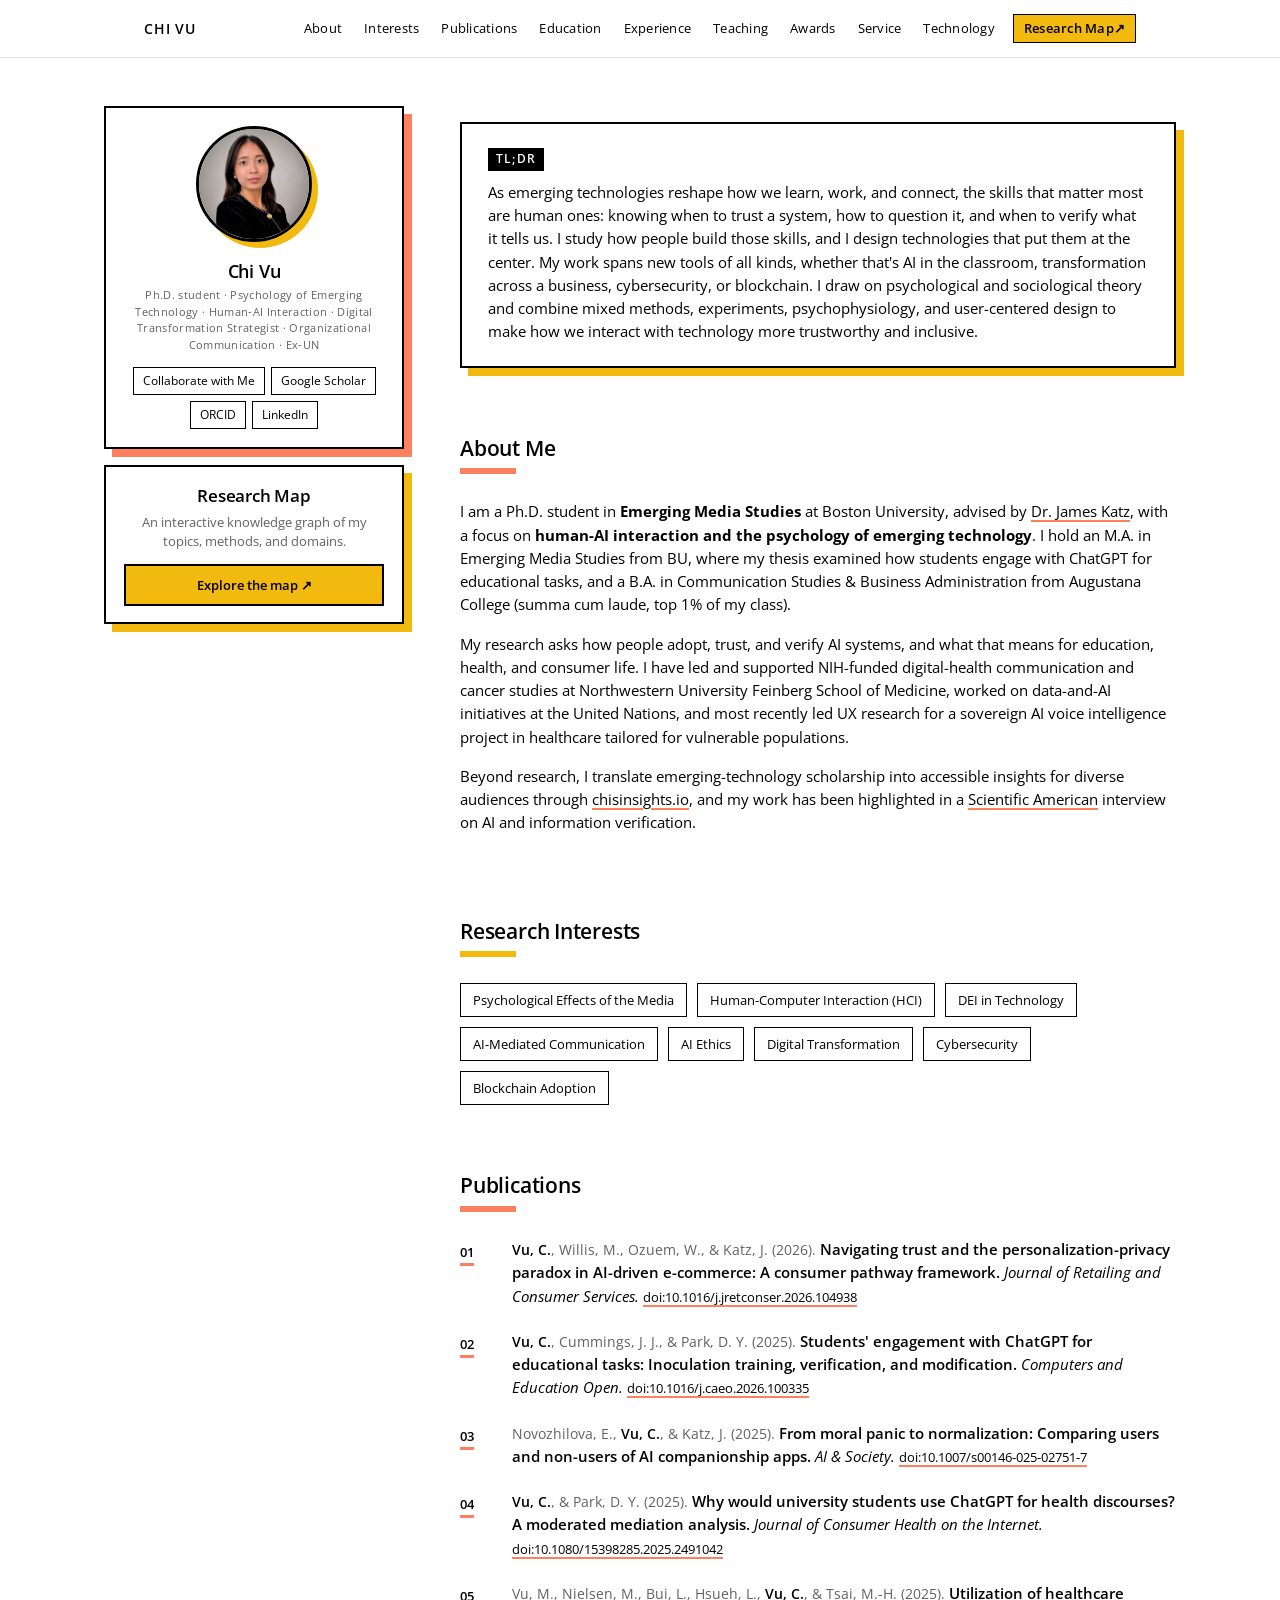
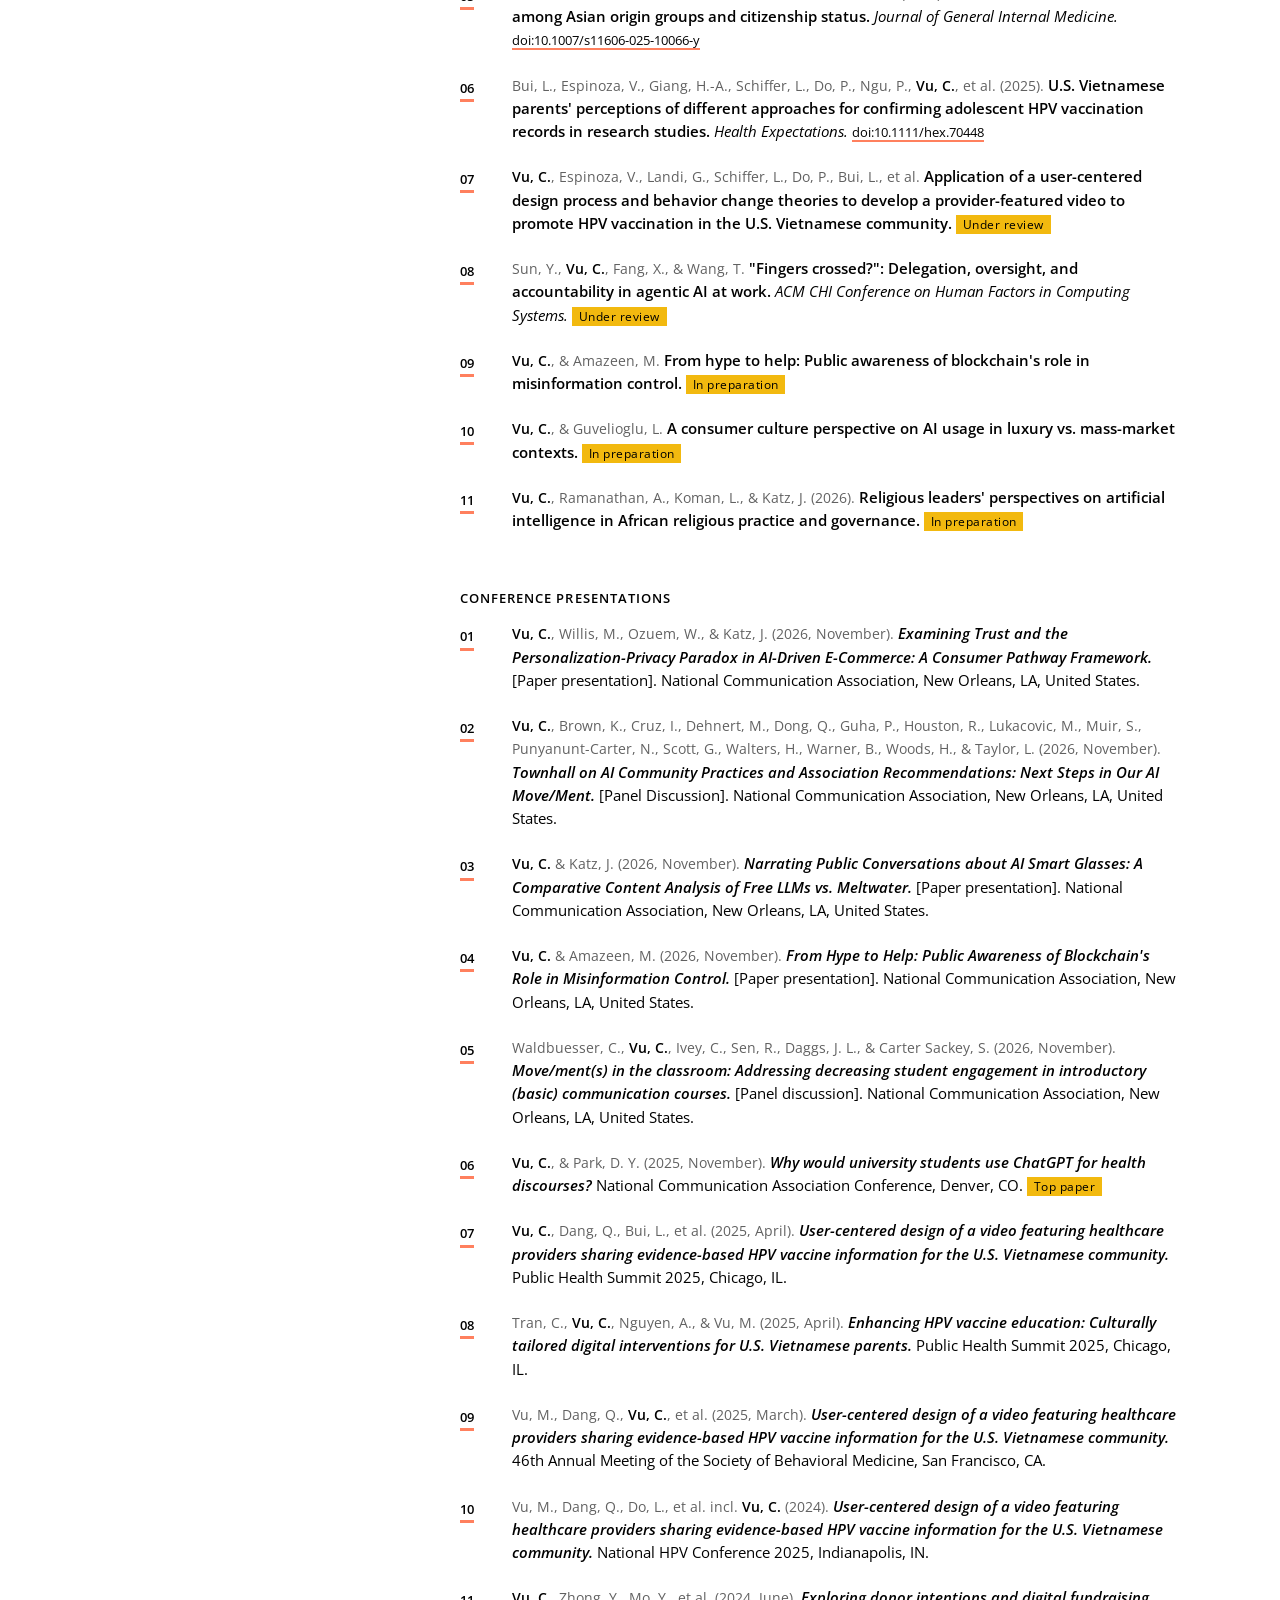
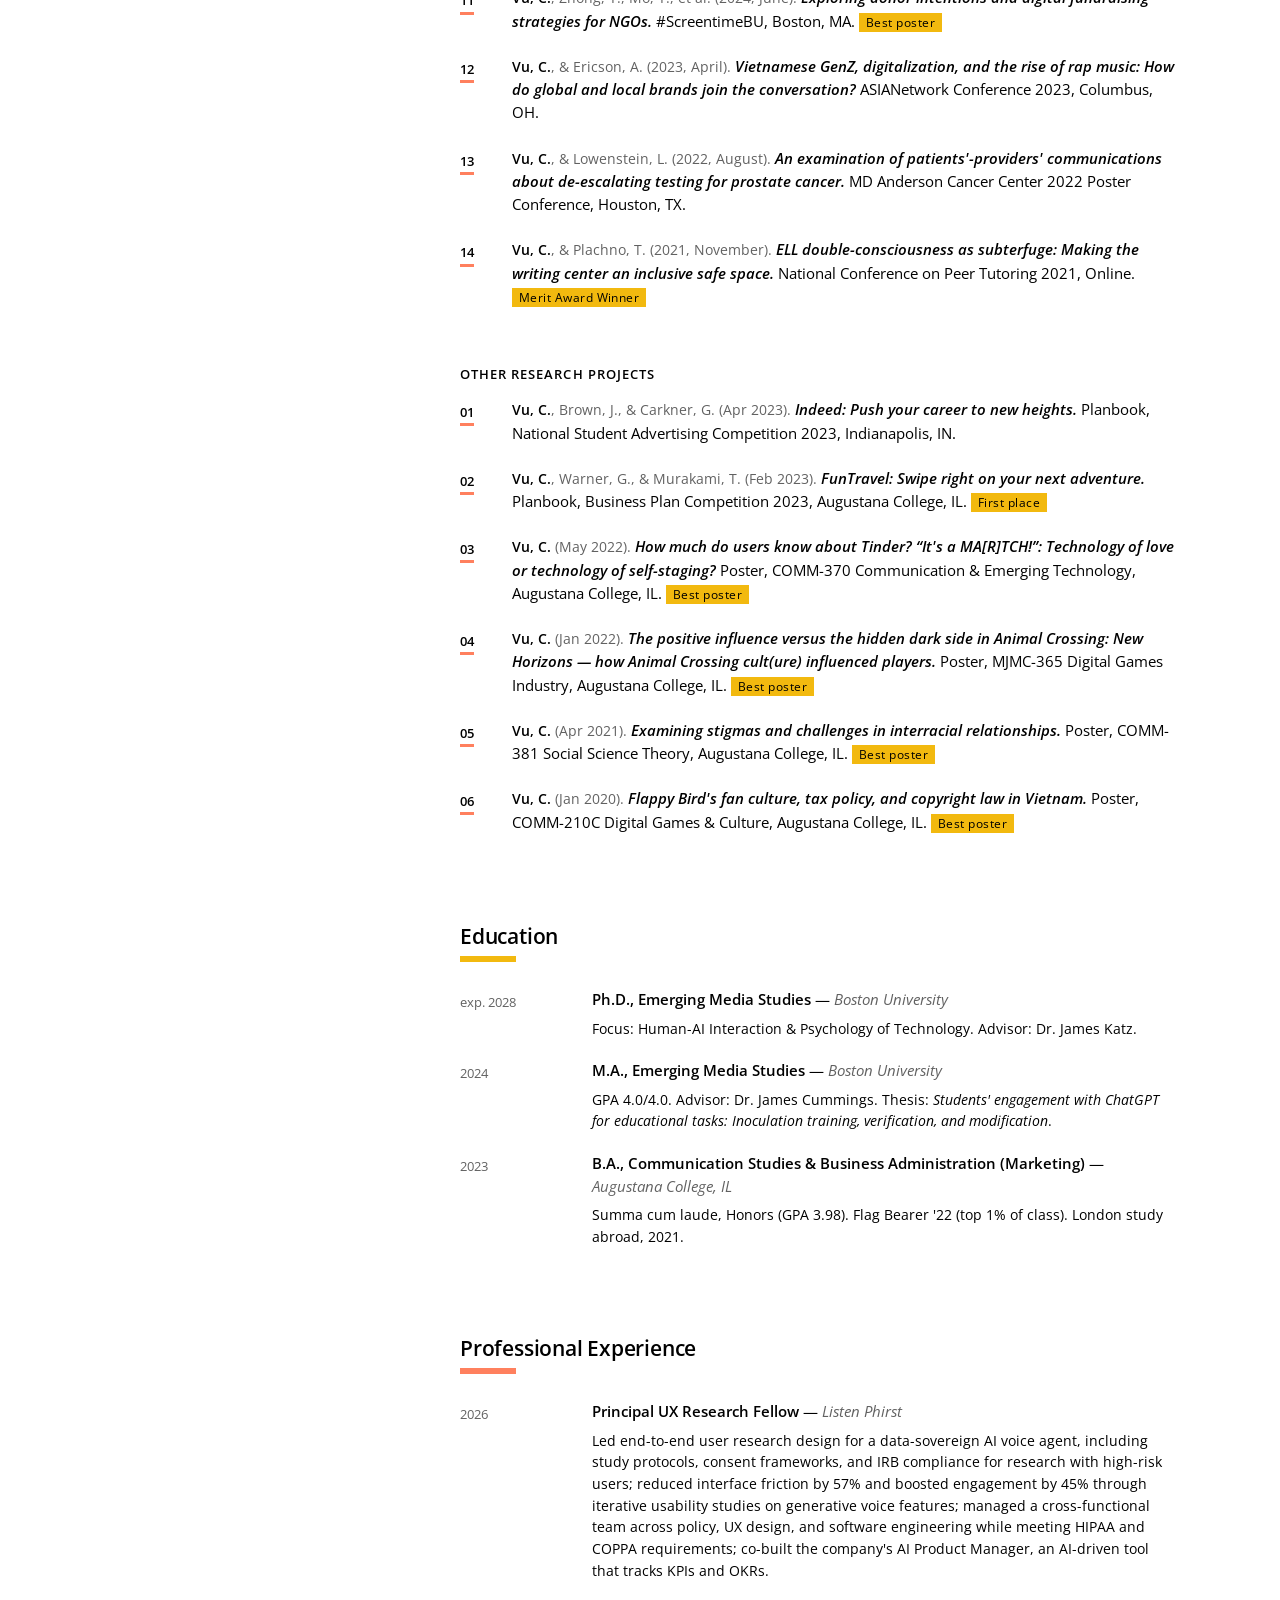
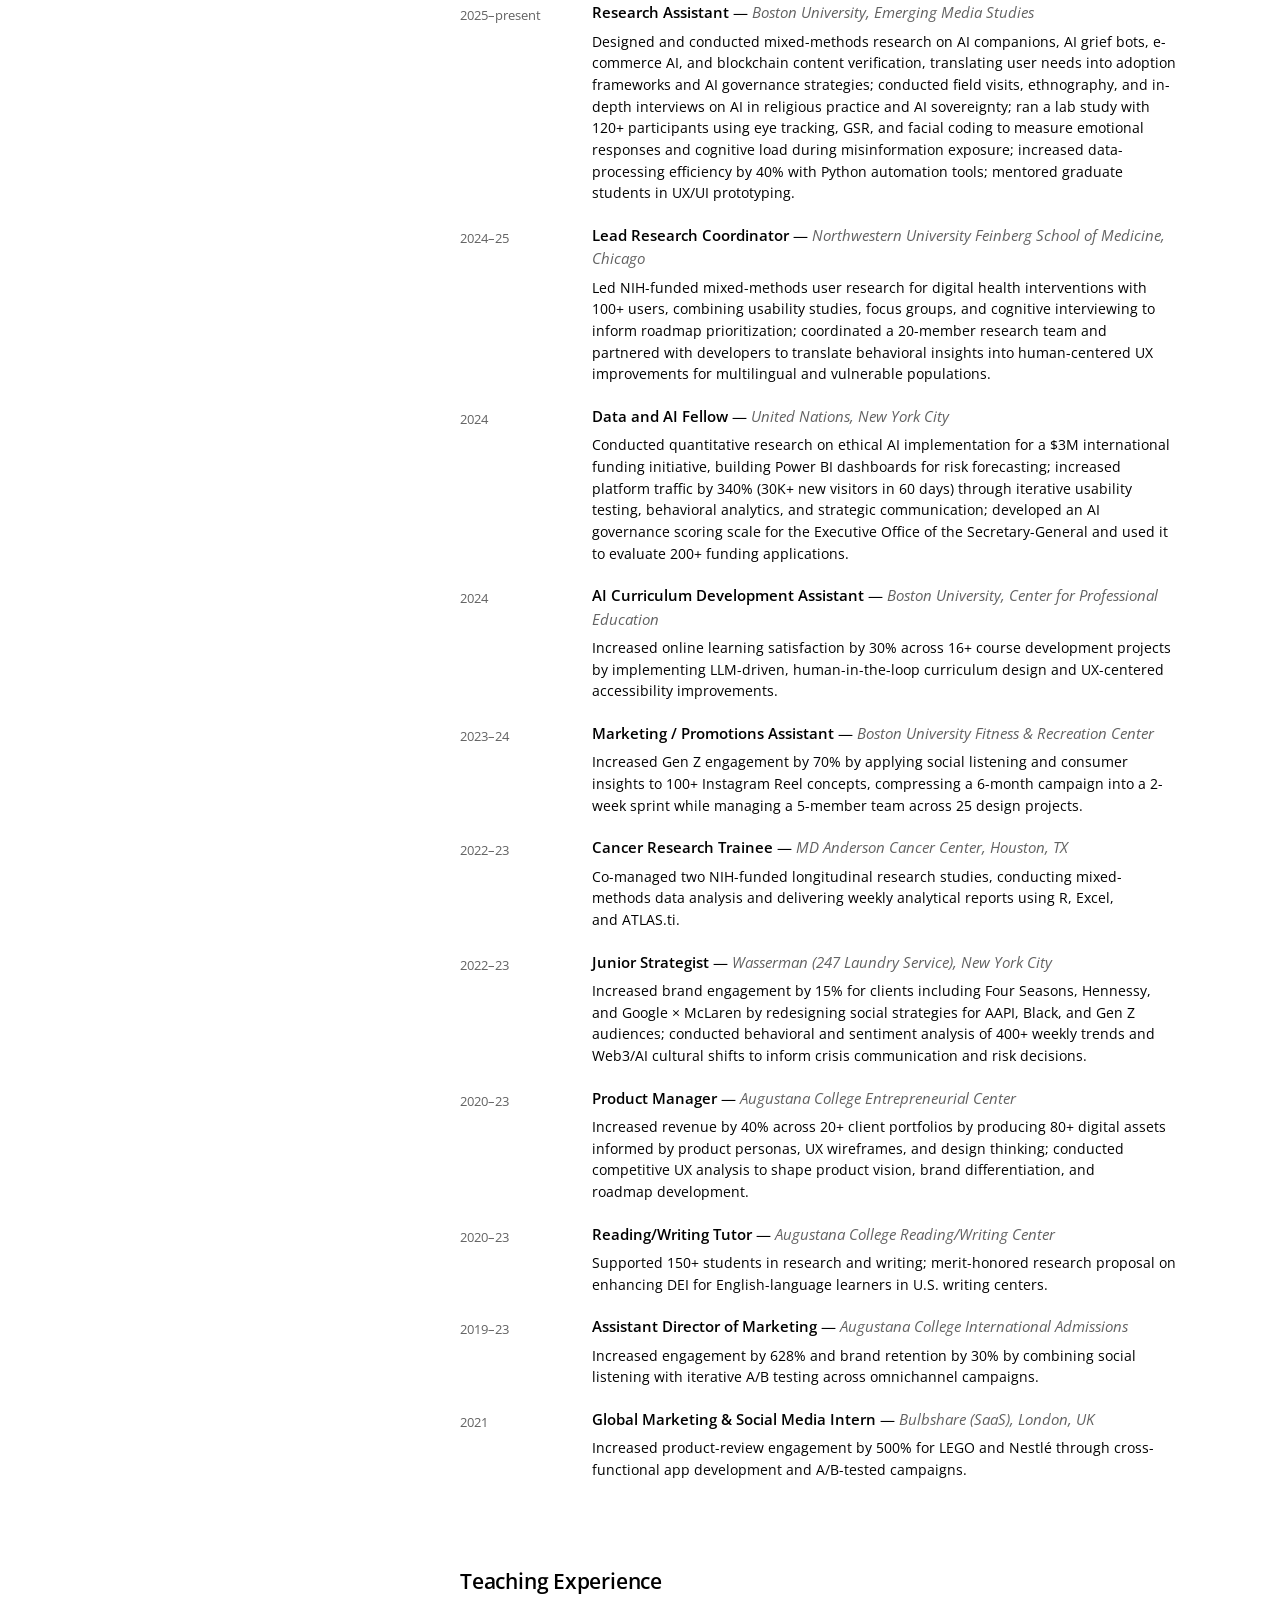
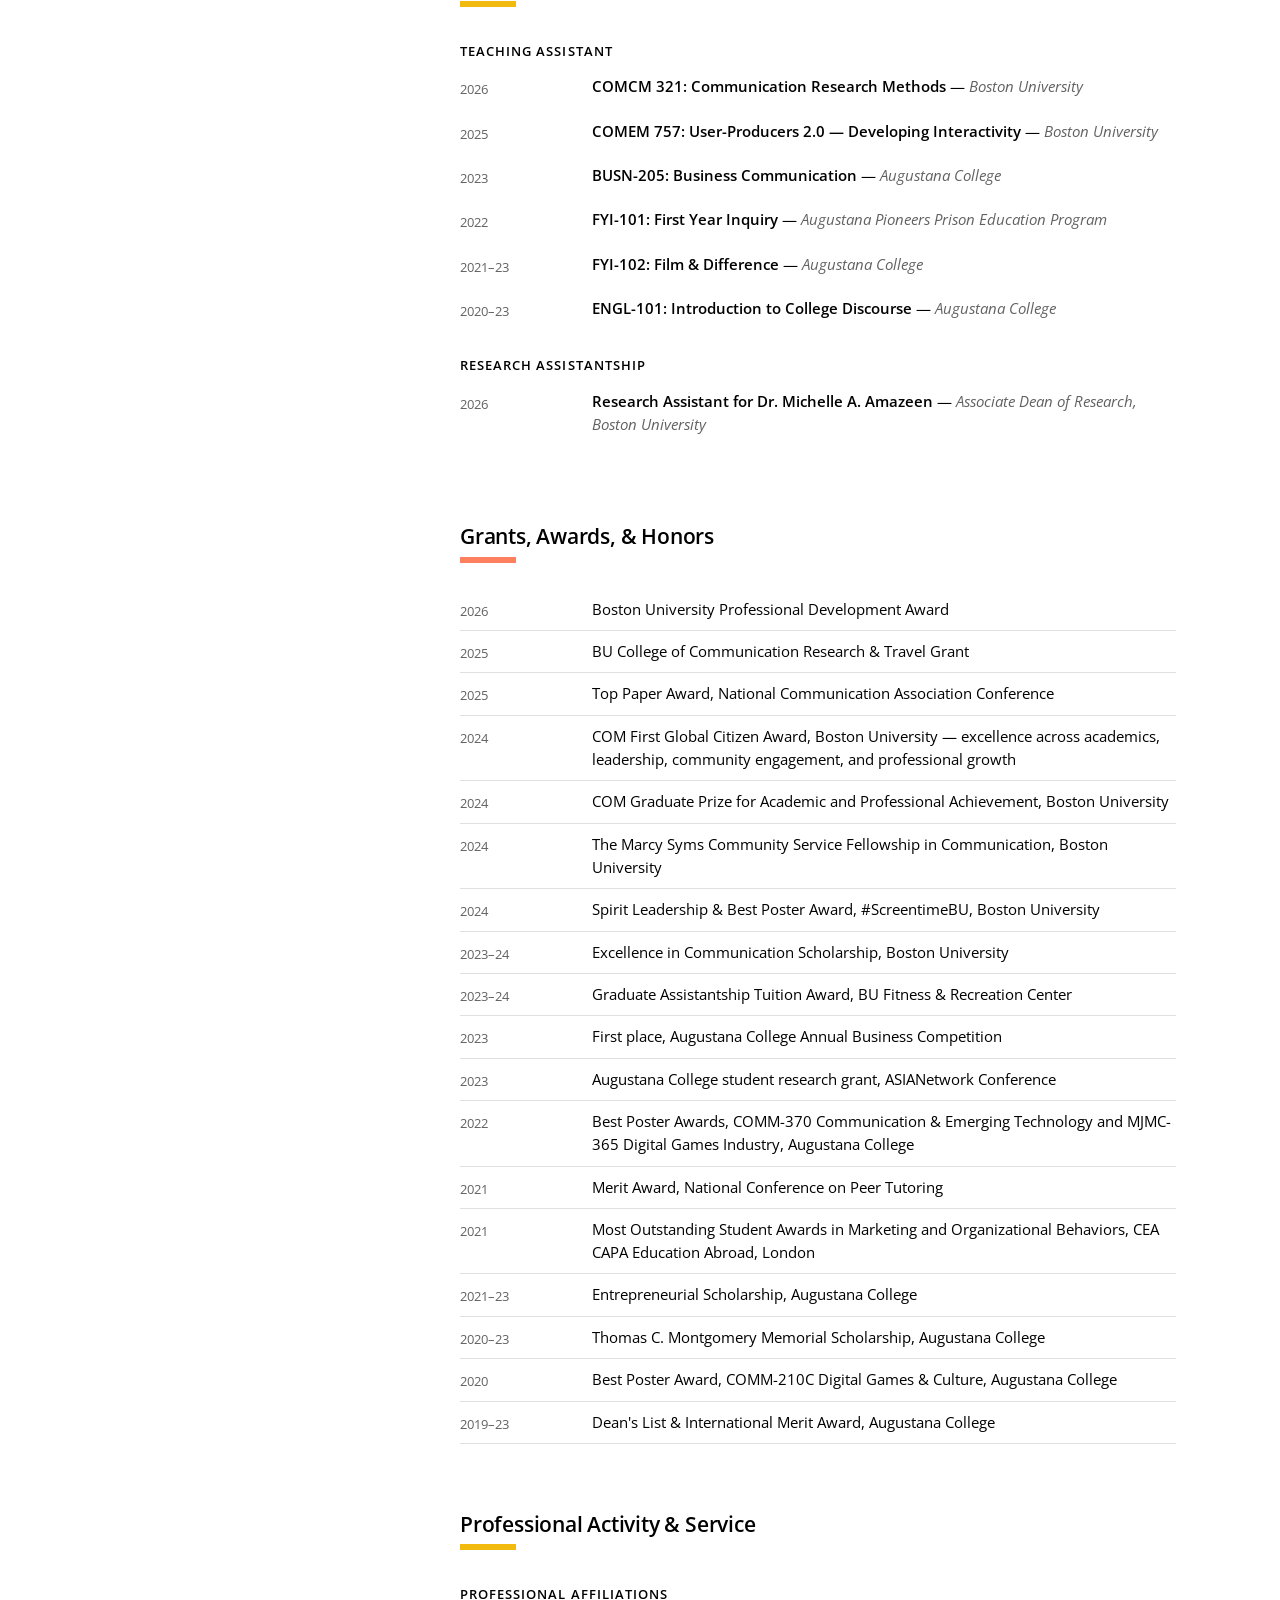
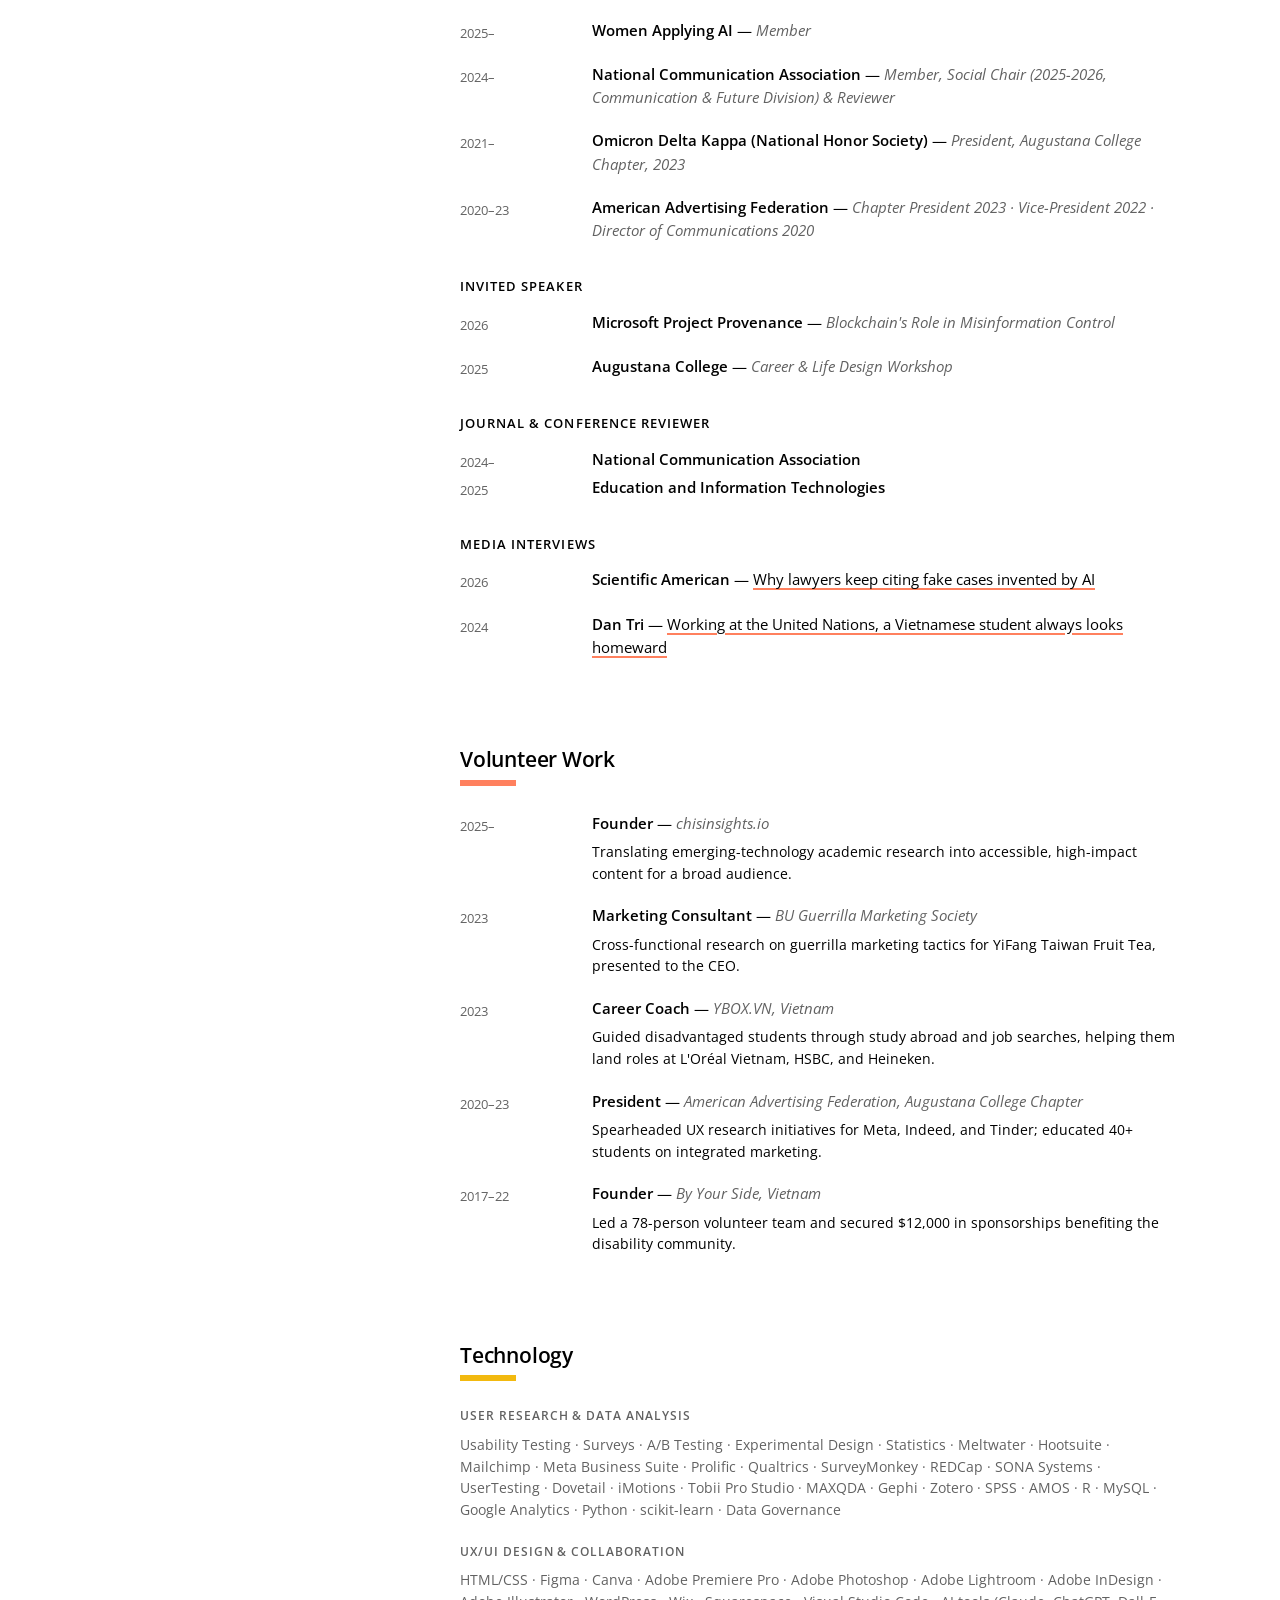
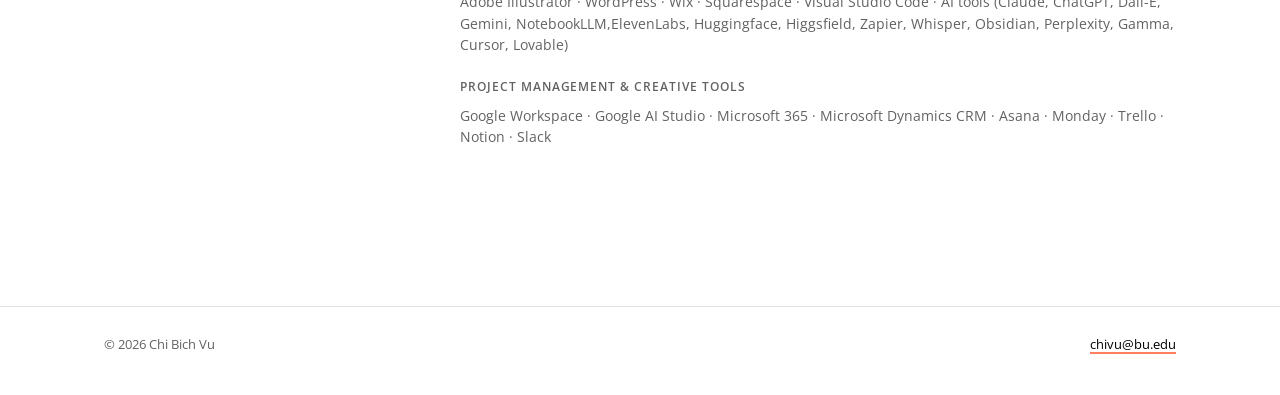
<file: index.html>
<!DOCTYPE html>
<html lang="en">
<head>
  <meta charset="UTF-8">
  <meta name="viewport" content="width=device-width, initial-scale=1.0">
  <title>Chi Bich Vu | Emerging Media Studies Scholar</title>
  <meta name="description" content="Chi Bich Vu is a Ph.D. student in Emerging Media Studies at Boston University researching human-AI interaction, the psychology of technology, and AI-mediated communication.">
  <meta name="theme-color" content="#000000">
  <meta property="og:type" content="website">
  <meta property="og:title" content="Chi Bich Vu | Emerging Media Studies Scholar">
  <meta property="og:description" content="Ph.D. student researching human-AI interaction, the psychology of technology, and AI-mediated communication.">
  <meta property="og:url" content="https://chibichvu.github.io/">
  <meta property="og:image" content="https://chibichvu.github.io/assets/img/profile.jpg">
  <meta name="twitter:card" content="summary">
  <link rel="icon" type="image/svg+xml" href="assets/img/favicon.svg">
  <link rel="preconnect" href="https://fonts.googleapis.com">
  <link rel="preconnect" href="https://fonts.gstatic.com" crossorigin>
  <link href="https://fonts.googleapis.com/css2?family=Open+Sans:ital,wght@0,400;0,600;0,700;1,400&display=swap" rel="stylesheet">
  <link rel="stylesheet" href="assets/styles.css">
</head>
<body>

<header class="site-header">
  <nav class="nav-inner" aria-label="Main navigation">
    <a class="brand" href="#top">Chi Vu</a>
    <button class="nav-toggle" aria-expanded="false" aria-controls="nav-links">menu</button>
    <div class="nav-links" id="nav-links">
      <a href="#about">About</a>
      <a href="#interests">Interests</a>
      <a href="#publications">Publications</a>
      <a href="#education">Education</a>
      <a href="#experience">Experience</a>
      <a href="#teaching">Teaching</a>
      <a href="#awards">Awards</a>
      <a href="#service">Service</a>
      <a href="#technology">Technology</a>
      <a class="nav-cta" href="research-map.html">Research Map↗</a>
    </div>
  </nav>
</header>

<main id="top" class="page-grid">

  <!-- ================= STICKY PROFILE SIDEBAR ================= -->
  <div class="sidebar-col">
    <aside class="profile-card">
      <!-- TODO: replace assets/img/profile.jpg with your preferred headshot (square, ≥400×400) -->
      <img class="hero-photo" src="assets/img/profile.jpg" alt="Portrait of Chi Vu">
      <h1>Chi Vu</h1>
      <p class="role">Ph.D. student · Psychology of Emerging Technology · Human-AI Interaction · Digital Transformation Strategist · Organizational Communication · Ex-UN</p>
      <div class="social-row">
        <a href="mailto:chivu@bu.edu" target="_blank" rel="noopener">Collaborate with Me</a>
        <a href="https://scholar.google.com/citations?user=-4NIsoAAAAAJ&amp;hl=en" target="_blank" rel="noopener">Google Scholar</a>
        <a href="https://orcid.org/0009-0005-4512-0860" target="_blank" rel="noopener">ORCID</a>
        <a href="https://www.linkedin.com/in/chibichvu/" target="_blank" rel="noopener noreferrer">LinkedIn</a>
      </div>
    </aside>

    <!-- ================= MAP TEASER ================= -->
    <div class="map-teaser">
      <h2>Research Map</h2>
      <p>An interactive knowledge graph of my topics, methods, and domains.</p>
      <a class="btn" href="research-map.html">Explore the map ↗</a>
    </div>
  </div>

  <div class="page-content">

  <div class="tldr">
    <p class="label">TL;DR</p>
    <p>As emerging technologies reshape how we learn, work, and connect, the skills that matter most are human ones: knowing when to trust a system, how to question it, and when to verify what it tells us. I study how people build those skills, and I design technologies that put them at the center. My work spans new tools of all kinds, whether that's AI in the classroom, transformation across a business, cybersecurity, or blockchain. I draw on psychological and sociological theory and combine mixed methods, experiments, psychophysiology, and user-centered design to make how we interact with technology more trustworthy and inclusive.</p>
  </div>

  <!-- ================= ABOUT ================= -->
  <section id="about">
    <h2>About Me</h2>
    <div class="h2-rule"></div>
    <p>I am a Ph.D. student in <strong>Emerging Media Studies</strong> at Boston University, advised by <a href="https://scholar.google.com/citations?user=JRrLuwYAAAAJ&hl=en" target="_blank" rel="noopener">Dr. James Katz</a>, with a focus on <strong>human-AI interaction and the psychology of emerging technology</strong>. I hold an M.A. in Emerging Media Studies from BU, where my thesis examined how students engage with ChatGPT for educational tasks, and a B.A. in Communication Studies &amp; Business Administration from Augustana College (summa cum laude, top 1% of my class).</p>
    <p>My research asks how people adopt, trust, and verify AI systems, and what that means for education, health, and consumer life. I have led and supported NIH-funded digital-health communication and cancer studies at Northwestern University Feinberg School of Medicine, worked on data-and-AI initiatives at the United Nations, and most recently led UX research for a sovereign AI voice intelligence project in healthcare tailored for vulnerable populations.</p>
    <p>Beyond research, I translate emerging-technology scholarship into accessible insights for diverse audiences through <a href="https://www.instagram.com/chisinsights.io/" target="_blank" rel="noopener">chisinsights.io</a>, and my work has been highlighted in a <a href="https://www.scientificamerican.com/article/why-lawyers-keep-citing-fake-cases-invented-by-ai/" target="_blank" rel="noopener">Scientific American</a> interview on AI and information verification.</p>
  </section>

  <!-- ================= RESEARCH INTERESTS ================= -->
  <section id="interests">
    <h2>Research Interests</h2>
    <div class="h2-rule"></div>
    <ul class="chips">
      <li>Psychological Effects of the Media</li>
      <li>Human-Computer Interaction (HCI)</li>
      <li>DEI in Technology</li>
      <li>AI-Mediated Communication</li>
      <li>AI Ethics</li>
      <li>Digital Transformation</li>
      <li>Cybersecurity</li>
      <li>Blockchain Adoption</li>
    </ul>
  </section>

  <!-- ================= PUBLICATIONS ================= -->
  <section id="publications">
    <h2>Publications</h2>
    <div class="h2-rule"></div>
    <ol class="pub-list">
      <li>
        <span class="authors"><span class="me">Vu, C.</span>, Willis, M., Ozuem, W., &amp; Katz, J. (2026).</span>
        <span class="title">Navigating trust and the personalization-privacy paradox in AI-driven e-commerce: A consumer pathway framework.</span>
        <span class="venue">Journal of Retailing and Consumer Services.</span>
        <a class="pub-doi" href="https://doi.org/10.1016/j.jretconser.2026.104938" target="_blank" rel="noopener">doi:10.1016/j.jretconser.2026.104938</a>
      </li>
      <li>
        <span class="authors"><span class="me">Vu, C.</span>, Cummings, J. J., &amp; Park, D. Y. (2025).</span>
        <span class="title">Students' engagement with ChatGPT for educational tasks: Inoculation training, verification, and modification.</span>
        <span class="venue">Computers and Education Open.</span>
        <a class="pub-doi" href="https://doi.org/10.1016/j.caeo.2026.100335" target="_blank" rel="noopener">doi:10.1016/j.caeo.2026.100335</a>
      </li>
      <li>
        <span class="authors">Novozhilova, E., <span class="me">Vu, C.</span>, &amp; Katz, J. (2025).</span>
        <span class="title">From moral panic to normalization: Comparing users and non-users of AI companionship apps.</span>
        <span class="venue">AI &amp; Society.</span>
        <a class="pub-doi" href="https://doi.org/10.1007/s00146-025-02751-7" target="_blank" rel="noopener">doi:10.1007/s00146-025-02751-7</a>
      </li>
      <li>
        <span class="authors"><span class="me">Vu, C.</span>, &amp; Park, D. Y. (2025).</span>
        <span class="title">Why would university students use ChatGPT for health discourses? A moderated mediation analysis.</span>
        <span class="venue">Journal of Consumer Health on the Internet.</span>
        <a class="pub-doi" href="https://doi.org/10.1080/15398285.2025.2491042" target="_blank" rel="noopener">doi:10.1080/15398285.2025.2491042</a>
      </li>
      <li>
        <span class="authors">Vu, M., Nielsen, M., Bui, L., Hsueh, L., <span class="me">Vu, C.</span>, &amp; Tsai, M.-H. (2025).</span>
        <span class="title">Utilization of healthcare among Asian origin groups and citizenship status.</span>
        <span class="venue">Journal of General Internal Medicine.</span>
        <a class="pub-doi" href="https://doi.org/10.1007/s11606-025-10066-y" target="_blank" rel="noopener">doi:10.1007/s11606-025-10066-y</a>
      </li>
      <li>
        <span class="authors">Bui, L., Espinoza, V., Giang, H.-A., Schiffer, L., Do, P., Ngu, P., <span class="me">Vu, C.</span>, et al. (2025).</span>
        <span class="title">U.S. Vietnamese parents' perceptions of different approaches for confirming adolescent HPV vaccination records in research studies.</span>
        <span class="venue">Health Expectations.</span>
        <a class="pub-doi" href="https://doi.org/10.1111/hex.70448" target="_blank" rel="noopener">doi:10.1111/hex.70448</a>
      </li>

      <li>
        <span class="authors"><span class="me">Vu, C.</span>, Espinoza, V., Landi, G., Schiffer, L., Do, P., Bui, L., et al.</span>
        <span class="title">Application of a user-centered design process and behavior change theories to develop a provider-featured video to promote HPV vaccination in the U.S. Vietnamese community.</span>
        <span class="pub-status">Under review</span>
      </li>
      <li>
        <span class="authors">Sun, Y., <span class="me">Vu, C.</span>, Fang, X., &amp; Wang, T.</span>
        <span class="title">"Fingers crossed?": Delegation, oversight, and accountability in agentic AI at work.</span>
        <span class="venue">ACM CHI Conference on Human Factors in Computing Systems.</span>
        <span class="pub-status">Under review</span>
      </li>
      <li>
        <span class="authors"><span class="me">Vu, C.</span>, &amp; Amazeen, M.</span>
        <span class="title">From hype to help: Public awareness of blockchain's role in misinformation control.</span>
        <span class="pub-status">In preparation</span>
      </li>
      <li>
        <span class="authors"><span class="me">Vu, C.</span>, &amp; Guvelioglu, L.</span>
        <span class="title">A consumer culture perspective on AI usage in luxury vs. mass-market contexts.</span>
        <span class="pub-status">In preparation</span>
      </li>
      <li>
        <span class="authors"><span class="me">Vu, C.</span>, Ramanathan, A., Koman, L., &amp; Katz, J. (2026).</span>
        <span class="title">Religious leaders' perspectives on artificial intelligence in African religious practice and governance.</span>
        <span class="pub-status">In preparation</span>
      </li>
    </ol>

    <h3>Conference Presentations</h3>
    <ol class="pub-list pub-list--presentations">
      <li>
        <span class="authors"><span class="me">Vu, C.</span>, Willis, M., Ozuem, W., &amp; Katz, J. (2026, November).</span>
        <span class="title">Examining Trust and the Personalization-Privacy Paradox in AI-Driven E-Commerce: A Consumer Pathway Framework.</span>
        <span class="venue">[Paper presentation]. National Communication Association, New Orleans, LA, United States.</span>
      </li>
      <li>
        <span class="authors"><span class="me">Vu, C.</span>, Brown, K.,  Cruz, I., Dehnert, M., Dong, Q., Guha, P., Houston, R., Lukacovic, M., Muir, S., Punyanunt-Carter, N., Scott, G., Walters, H., Warner, B., Woods, H., &amp; Taylor, L. (2026, November).</span>
        <span class="title">Townhall on AI Community Practices and Association Recommendations: Next Steps in Our AI Move/Ment.</span>
        <span class="venue">[Panel Discussion]. National Communication Association, New Orleans, LA, United States.</span>
      </li>
      <li>
        <span class="authors"><span class="me">Vu, C.</span> &amp; Katz, J. (2026, November).</span>
        <span class="title">Narrating Public Conversations about AI Smart Glasses: A Comparative Content Analysis of Free LLMs vs. Meltwater.</span>
        <span class="venue">[Paper presentation]. National Communication Association, New Orleans, LA, United States.</span>
      </li>
      <li>
        <span class="authors"><span class="me">Vu, C.</span> &amp; Amazeen, M. (2026, November).</span>
        <span class="title">From Hype to Help: Public Awareness of Blockchain's Role in Misinformation Control.</span>
        <span class="venue">[Paper presentation]. National Communication Association, New Orleans, LA, United States.</span>
      </li>
      <li>
        <span class="authors">Waldbuesser, C., <span class="me">Vu, C.</span>, Ivey, C., Sen, R., Daggs, J. L., &amp; Carter Sackey, S. (2026, November).</span>
        <span class="title">Move/ment(s) in the classroom: Addressing decreasing student engagement in introductory (basic) communication courses.</span>
        <span class="venue">[Panel discussion]. National Communication Association, New Orleans, LA, United States.</span>
      </li>
      <li>
        <span class="authors"><span class="me">Vu, C.</span>, &amp; Park, D. Y. (2025, November).</span>
        <span class="title">Why would university students use ChatGPT for health discourses?</span>
        <span class="venue">National Communication Association Conference, Denver, CO.</span>
        <span class="pub-status">Top paper</span>
      </li>
      <li>
        <span class="authors"><span class="me">Vu, C.</span>, Dang, Q., Bui, L., et al. (2025, April).</span>
        <span class="title">User-centered design of a video featuring healthcare providers sharing evidence-based HPV vaccine information for the U.S. Vietnamese community.</span>
        <span class="venue">Public Health Summit 2025, Chicago, IL.</span>
      </li>
      <li>
        <span class="authors">Tran, C., <span class="me">Vu, C.</span>, Nguyen, A., &amp; Vu, M. (2025, April).</span>
        <span class="title">Enhancing HPV vaccine education: Culturally tailored digital interventions for U.S. Vietnamese parents.</span>
        <span class="venue">Public Health Summit 2025, Chicago, IL.</span>
      </li>
      <li>
        <span class="authors">Vu, M., Dang, Q., <span class="me">Vu, C.</span>, et al. (2025, March).</span>
        <span class="title">User-centered design of a video featuring healthcare providers sharing evidence-based HPV vaccine information for the U.S. Vietnamese community.</span>
        <span class="venue">46th Annual Meeting of the Society of Behavioral Medicine, San Francisco, CA.</span>
      </li>
      <li>
        <span class="authors">Vu, M., Dang, Q., Do, L., et al. incl. <span class="me">Vu, C.</span> (2024).</span>
        <span class="title">User-centered design of a video featuring healthcare providers sharing evidence-based HPV vaccine information for the U.S. Vietnamese community.</span>
        <span class="venue">National HPV Conference 2025, Indianapolis, IN.</span>
      </li>
      <li>
        <span class="authors"><span class="me">Vu, C.</span>, Zhong, Y., Mo, Y., et al. (2024, June).</span>
        <span class="title">Exploring donor intentions and digital fundraising strategies for NGOs.</span>
        <span class="venue">#ScreentimeBU, Boston, MA.</span>
        <span class="pub-status">Best poster</span>
      </li>
      <li>
        <span class="authors"><span class="me">Vu, C.</span>, &amp; Ericson, A. (2023, April).</span>
        <span class="title">Vietnamese GenZ, digitalization, and the rise of rap music: How do global and local brands join the conversation?</span>
        <span class="venue">ASIANetwork Conference 2023, Columbus, OH.</span>
      </li>
      <li>
        <span class="authors"><span class="me">Vu, C.</span>, &amp; Lowenstein, L. (2022, August).</span>
        <span class="title">An examination of patients'-providers' communications about de-escalating testing for prostate cancer.</span>
        <span class="venue">MD Anderson Cancer Center 2022 Poster Conference, Houston, TX.</span>
      </li>
      <li>
        <span class="authors"><span class="me">Vu, C.</span>, &amp; Plachno, T. (2021, November).</span>
        <span class="title">ELL double-consciousness as subterfuge: Making the writing center an inclusive safe space.</span>
        <span class="venue">National Conference on Peer Tutoring 2021, Online.</span>
         <span class="pub-status">Merit Award Winner</span>
      </li>
    </ol>

    <h3>Other Research Projects</h3>
    <ol class="pub-list pub-list--presentations">
      <li>
        <span class="authors"><span class="me">Vu, C.</span>, Brown, J., &amp; Carkner, G. (Apr 2023).</span>
        <span class="title">Indeed: Push your career to new heights.</span>
        <span class="venue">Planbook, National Student Advertising Competition 2023, Indianapolis, IN.</span>
      </li>
      <li>
        <span class="authors"><span class="me">Vu, C.</span>, Warner, G., &amp; Murakami, T. (Feb 2023).</span>
        <span class="title">FunTravel: Swipe right on your next adventure.</span>
        <span class="venue">Planbook, Business Plan Competition 2023, Augustana College, IL.</span>
        <span class="pub-status">First place</span>
      </li>
      <li>
        <span class="authors"><span class="me">Vu, C.</span> (May 2022).</span>
        <span class="title">How much do users know about Tinder? “It's a MA[R]TCH!”: Technology of love or technology of self-staging?</span>
        <span class="venue">Poster, COMM-370 Communication &amp; Emerging Technology, Augustana College, IL.</span>
        <span class="pub-status">Best poster</span>
      </li>
      <li>
        <span class="authors"><span class="me">Vu, C.</span> (Jan 2022).</span>
        <span class="title">The positive influence versus the hidden dark side in Animal Crossing: New Horizons — how Animal Crossing cult(ure) influenced players.</span>
        <span class="venue">Poster, MJMC-365 Digital Games Industry, Augustana College, IL.</span>
        <span class="pub-status">Best poster</span>
      </li>
      <li>
        <span class="authors"><span class="me">Vu, C.</span> (Apr 2021).</span>
        <span class="title">Examining stigmas and challenges in interracial relationships.</span>
        <span class="venue">Poster, COMM-381 Social Science Theory, Augustana College, IL.</span>
        <span class="pub-status">Best poster</span>
      </li>
      <li>
        <span class="authors"><span class="me">Vu, C.</span> (Jan 2020).</span>
        <span class="title">Flappy Bird's fan culture, tax policy, and copyright law in Vietnam.</span>
        <span class="venue">Poster, COMM-210C Digital Games &amp; Culture, Augustana College, IL.</span>
        <span class="pub-status">Best poster</span>
      </li>
    </ol>
  </section>

  <!-- ================= EDUCATION ================= -->
  <section id="education">
    <h2>Education</h2>
    <div class="h2-rule"></div>
    <div class="entry">
      <div class="when">exp. 2028</div>
      <div class="what">
        <strong>Ph.D., Emerging Media Studies</strong> — <span class="org">Boston University</span>
        <p>Focus: Human-AI Interaction &amp; Psychology of Technology. Advisor: Dr. James Katz.</p>
      </div>
    </div>
    <div class="entry">
      <div class="when">2024</div>
      <div class="what">
        <strong>M.A., Emerging Media Studies</strong> — <span class="org">Boston University</span>
        <p>GPA 4.0/4.0. Advisor: Dr. James Cummings. Thesis: <em>Students' engagement with ChatGPT for educational tasks: Inoculation training, verification, and modification</em>.</p>
      </div>
    </div>
    <div class="entry">
      <div class="when">2023</div>
      <div class="what">
        <strong>B.A., Communication Studies &amp; Business Administration (Marketing)</strong> — <span class="org">Augustana College, IL</span>
        <p>Summa cum laude, Honors (GPA 3.98). Flag Bearer '22 (top 1% of class). London study abroad, 2021.</p>
      </div>
    </div>
  </section>

  <!-- ================= EXPERIENCE ================= -->
  <section id="experience">
    <h2>Professional Experience</h2>
    <div class="h2-rule"></div>
    <div class="entry">
      <div class="when">2026</div>
      <div class="what">
        <strong>Principal UX Research Fellow</strong> — <span class="org">Listen Phirst</span>
        <p>Led end-to-end user research design for a data-sovereign AI voice agent, including study protocols, consent frameworks, and IRB compliance for research with high-risk users; reduced interface friction by 57% and boosted engagement by 45% through iterative usability studies on generative voice features; managed a cross-functional team across policy, UX design, and software engineering while meeting HIPAA and COPPA requirements; co-built the company's AI Product Manager, an AI-driven tool that tracks KPIs and OKRs.</p>
      </div>
    </div>
    <div class="entry">
      <div class="when">2025–present</div>
      <div class="what">
        <strong>Research Assistant</strong> — <span class="org">Boston University, Emerging Media Studies</span>
        <p>Designed and conducted mixed-methods research on AI companions, AI grief bots, e-commerce AI, and blockchain content verification, translating user needs into adoption frameworks and AI governance strategies; conducted field visits, ethnography, and in-depth interviews on AI in religious practice and AI sovereignty; ran a lab study with 120+ participants using eye tracking, GSR, and facial coding to measure emotional responses and cognitive load during misinformation exposure; increased data-processing efficiency by 40% with Python automation tools; mentored graduate students in UX/UI prototyping.</p>
      </div>
    </div>
    <div class="entry">
      <div class="when">2024–25</div>
      <div class="what">
        <strong>Lead Research Coordinator</strong> — <span class="org">Northwestern University Feinberg School of Medicine, Chicago</span>
        <p>Led NIH-funded mixed-methods user research for digital health interventions with 100+ users, combining usability studies, focus groups, and cognitive interviewing to inform roadmap prioritization; coordinated a 20-member research team and partnered with developers to translate behavioral insights into human-centered UX improvements for multilingual and vulnerable populations.</p>
      </div>
    </div>
    <div class="entry">
      <div class="when">2024</div>
      <div class="what">
        <strong>Data and AI Fellow</strong> — <span class="org">United Nations, New York City</span>
        <p>Conducted quantitative research on ethical AI implementation for a $3M international funding initiative, building Power BI dashboards for risk forecasting; increased platform traffic by 340% (30K+ new visitors in 60 days) through iterative usability testing, behavioral analytics, and strategic communication; developed an AI governance scoring scale for the Executive Office of the Secretary-General and used it to evaluate 200+ funding applications.</p>
      </div>
    </div>
    <div class="entry">
      <div class="when">2024</div>
      <div class="what">
        <strong>AI Curriculum Development Assistant</strong> — <span class="org">Boston University, Center for Professional Education</span>
        <p>Increased online learning satisfaction by 30% across 16+ course development projects by implementing LLM-driven, human-in-the-loop curriculum design and UX-centered accessibility improvements.</p>
      </div>
    </div>
    <div class="entry">
      <div class="when">2023–24</div>
      <div class="what">
        <strong>Marketing / Promotions Assistant</strong> — <span class="org">Boston University Fitness &amp; Recreation Center</span>
        <p>Increased Gen Z engagement by 70% by applying social listening and consumer insights to 100+ Instagram Reel concepts, compressing a 6-month campaign into a 2-week sprint while managing a 5-member team across 25 design projects.</p>
      </div>
    </div>
    <div class="entry">
      <div class="when">2022–23</div>
      <div class="what">
        <strong>Cancer Research Trainee</strong> — <span class="org">MD Anderson Cancer Center, Houston, TX</span>
        <p>Co-managed two NIH-funded longitudinal research studies, conducting mixed-methods data analysis and delivering weekly analytical reports using R, Excel, and ATLAS.ti.</p>
      </div>
    </div>
    <div class="entry">
      <div class="when">2022–23</div>
      <div class="what">
        <strong>Junior Strategist</strong> — <span class="org">Wasserman (247 Laundry Service), New York City</span>
        <p>Increased brand engagement by 15% for clients including Four Seasons, Hennessy, and Google × McLaren by redesigning social strategies for AAPI, Black, and Gen Z audiences; conducted behavioral and sentiment analysis of 400+ weekly trends and Web3/AI cultural shifts to inform crisis communication and risk decisions.</p>
      </div>
    </div>
    <div class="entry">
      <div class="when">2020–23</div>
      <div class="what">
        <strong>Product Manager</strong> — <span class="org">Augustana College Entrepreneurial Center</span>
        <p>Increased revenue by 40% across 20+ client portfolios by producing 80+ digital assets informed by product personas, UX wireframes, and design thinking; conducted competitive UX analysis to shape product vision, brand differentiation, and roadmap development.</p>
      </div>
    </div>
    <div class="entry">
      <div class="when">2020–23</div>
      <div class="what">
        <strong>Reading/Writing Tutor</strong> — <span class="org">Augustana College Reading/Writing Center</span>
        <p>Supported 150+ students in research and writing; merit-honored research proposal on enhancing DEI for English-language learners in U.S. writing centers.</p>
      </div>
    </div>
    <div class="entry">
      <div class="when">2019–23</div>
      <div class="what">
        <strong>Assistant Director of Marketing</strong> — <span class="org">Augustana College International Admissions</span>
        <p>Increased engagement by 628% and brand retention by 30% by combining social listening with iterative A/B testing across omnichannel campaigns.</p>
      </div>
    </div>
    <div class="entry">
      <div class="when">2021</div>
      <div class="what">
        <strong>Global Marketing &amp; Social Media Intern</strong> — <span class="org">Bulbshare (SaaS), London, UK</span>
        <p>Increased product-review engagement by 500% for LEGO and Nestlé through cross-functional app development and A/B-tested campaigns.</p>
      </div>
    </div>
  </section>

  <!-- ================= TEACHING ================= -->
  <section id="teaching">
    <h2>Teaching Experience</h2>
    <div class="h2-rule"></div>
    <h3>Teaching Assistant</h3>
    <div class="entry">
      <div class="when">2026</div>
      <div class="what"><strong>COMCM 321: Communication Research Methods</strong> — <span class="org">Boston University</span></div>
    </div>
    <div class="entry">
      <div class="when">2025</div>
      <div class="what"><strong>COMEM 757: User-Producers 2.0 — Developing Interactivity</strong> — <span class="org">Boston University</span></div>
    </div>
    <div class="entry">
      <div class="when">2023</div>
      <div class="what"><strong>BUSN-205: Business Communication</strong> — <span class="org">Augustana College</span></div>
    </div>
    <div class="entry">
      <div class="when">2022</div>
      <div class="what"><strong>FYI-101: First Year Inquiry</strong> — <span class="org">Augustana Pioneers Prison Education Program</span></div>
    </div>
    <div class="entry">
      <div class="when">2021–23</div>
      <div class="what"><strong>FYI-102: Film &amp; Difference</strong> — <span class="org">Augustana College</span></div>
    </div>
    <div class="entry">
      <div class="when">2020–23</div>
      <div class="what"><strong>ENGL-101: Introduction to College Discourse</strong> — <span class="org">Augustana College</span></div>
    </div>
    <h3>Research Assistantship</h3>
    <div class="entry">
      <div class="when">2026</div>
      <div class="what"><strong>Research Assistant for Dr. Michelle A. Amazeen</strong> — <span class="org">Associate Dean of Research, Boston University</span></div>
    </div>
  </section>

  <!-- ================= AWARDS ================= -->
  <section id="awards">
    <h2>Grants, Awards, &amp; Honors</h2>
    <div class="h2-rule"></div>
    <ul class="award-list">
      <li><span class="when">2026</span><span>Boston University Professional Development Award</span></li>
      <li><span class="when">2025</span><span>BU College of Communication Research &amp; Travel Grant</span></li>
      <li><span class="when">2025</span><span>Top Paper Award, National Communication Association Conference</span></li>
      <li><span class="when">2024</span><span>COM First Global Citizen Award, Boston University — excellence across academics, leadership, community engagement, and professional growth</span></li>
      <li><span class="when">2024</span><span>COM Graduate Prize for Academic and Professional Achievement, Boston University</span></li>
      <li><span class="when">2024</span><span>The Marcy Syms Community Service Fellowship in Communication, Boston University</span></li>
      <li><span class="when">2024</span><span>Spirit Leadership &amp; Best Poster Award, #ScreentimeBU, Boston University</span></li>
      <li><span class="when">2023–24</span><span>Excellence in Communication Scholarship, Boston University</span></li>
      <li><span class="when">2023–24</span><span>Graduate Assistantship Tuition Award, BU Fitness &amp; Recreation Center</span></li>
      <li><span class="when">2023</span><span>First place, Augustana College Annual Business Competition</span></li>
      <li><span class="when">2023</span><span>Augustana College student research grant, ASIANetwork Conference</span></li>
      <li><span class="when">2022</span><span>Best Poster Awards, COMM-370 Communication &amp; Emerging Technology and MJMC-365 Digital Games Industry, Augustana College</span></li>
      <li><span class="when">2021</span><span>Merit Award, National Conference on Peer Tutoring</span></li>
      <li><span class="when">2021</span><span>Most Outstanding Student Awards in Marketing and Organizational Behaviors, CEA CAPA Education Abroad, London</span></li>
      <li><span class="when">2021–23</span><span>Entrepreneurial Scholarship, Augustana College</span></li>
      <li><span class="when">2020–23</span><span>Thomas C. Montgomery Memorial Scholarship, Augustana College</span></li>
      <li><span class="when">2020</span><span>Best Poster Award, COMM-210C Digital Games &amp; Culture, Augustana College</span></li>
      <li><span class="when">2019–23</span><span>Dean's List &amp; International Merit Award, Augustana College</span></li>
    </ul>
  </section>

  <!-- ================= SERVICE ================= -->
  <section id="service">
    <h2>Professional Activity &amp; Service</h2>
    <div class="h2-rule"></div>
    <h3>Professional Affiliations</h3>
    <div class="entry">
      <div class="when">2025–</div>
      <div class="what"><strong>Women Applying AI</strong> — <span class="org">Member</span></div>
    </div>
    <div class="entry">
      <div class="when">2024–</div>
      <div class="what"><strong>National Communication Association</strong> — <span class="org">Member, Social Chair (2025-2026, Communication &amp; Future Division) &amp; Reviewer</span></div>
    </div>
    <div class="entry">
      <div class="when">2021–</div>
      <div class="what"><strong>Omicron Delta Kappa (National Honor Society)</strong> — <span class="org">President, Augustana College Chapter, 2023</span></div>
    </div>
    <div class="entry">
      <div class="when">2020–23</div>
      <div class="what"><strong>American Advertising Federation</strong> — <span class="org">Chapter President 2023 · Vice-President 2022 · Director of Communications 2020</span></div>
    </div>
    <h3>Invited Speaker</h3>
    <div class="entry">
      <div class="when">2026</div>
      <div class="what"><strong>Microsoft Project Provenance</strong> — <span class="org">Blockchain's Role in Misinformation Control</span></div>
    </div>
    <div class="entry">
      <div class="when">2025</div>
      <div class="what"><strong>Augustana College</strong> — <span class="org">Career &amp; Life Design Workshop</span></div>
    </div>
    <h3>Journal &amp; Conference Reviewer</h3>
    <div class="entry">
      <div class="when">2024–</div>
      <div class="what"><strong>National Communication Association</strong></div>
      <div class="when">2025</div>
      <div class="what"><strong>Education and Information Technologies</strong></div>
    </div>
    <h3>Media Interviews</h3>
    <div class="entry">
      <div class="when">2026</div>
      <div class="what"><strong>Scientific American</strong> — <a href="https://www.scientificamerican.com/article/why-lawyers-keep-citing-fake-cases-invented-by-ai/" target="_blank" rel="noopener">Why lawyers keep citing fake cases invented by AI</a></div>
    </div>
    <div class="entry">
      <div class="when">2024</div>
      <div class="what"><strong>Dan Tri</strong> — <a href="https://dantri.com.vn/giao-duc/lam-viec-tai-lien-hop-quoc-nu-sinh-vien-luon-huong-ve-que-nha-20240903093425963.htm" target="_blank" rel="noopener">Working at the United Nations, a Vietnamese student always looks homeward</a></div>
    </div>
  </section>

  <!-- ================= VOLUNTEER ================= -->
  <section id="volunteer">
    <h2>Volunteer Work</h2>
    <div class="h2-rule"></div>
    <div class="entry">
      <div class="when">2025–</div>
      <div class="what">
        <strong>Founder</strong> — <span class="org">chisinsights.io</span>
        <p>Translating emerging-technology academic research into accessible, high-impact content for a broad audience.</p>
      </div>
    </div>
    <div class="entry">
      <div class="when">2023</div>
      <div class="what">
        <strong>Marketing Consultant</strong> — <span class="org">BU Guerrilla Marketing Society</span>
        <p>Cross-functional research on guerrilla marketing tactics for YiFang Taiwan Fruit Tea, presented to the CEO.</p>
      </div>
    </div>
    <div class="entry">
      <div class="when">2023</div>
      <div class="what">
        <strong>Career Coach</strong> — <span class="org">YBOX.VN, Vietnam</span>
        <p>Guided disadvantaged students through study abroad and job searches, helping them land roles at L'Oréal Vietnam, HSBC, and Heineken.</p>
      </div>
    </div>
    <div class="entry">
      <div class="when">2020–23</div>
      <div class="what">
        <strong>President</strong> — <span class="org">American Advertising Federation, Augustana College Chapter</span>
        <p>Spearheaded UX research initiatives for Meta, Indeed, and Tinder; educated 40+ students on integrated marketing.</p>
      </div>
    </div>
    <div class="entry">
      <div class="when">2017–22</div>
      <div class="what">
        <strong>Founder</strong> — <span class="org">By Your Side, Vietnam</span>
        <p>Led a 78-person volunteer team and secured $12,000 in sponsorships benefiting the disability community.</p>
      </div>
    </div>
  </section>

  <!-- ================= TECHNOLOGY ================= -->
  <section id="technology">
    <h2>Technology</h2>
    <div class="h2-rule"></div>
    <div class="tech-group">
      <p class="tech-label">User Research &amp; Data Analysis</p>
      <p>Usability Testing · Surveys · A/B Testing · Experimental Design · Statistics · Meltwater · Hootsuite · Mailchimp · Meta Business Suite · Prolific · Qualtrics · SurveyMonkey · REDCap · SONA Systems · UserTesting · Dovetail · iMotions · Tobii Pro Studio · MAXQDA · Gephi · Zotero · SPSS · AMOS · R · MySQL · Google Analytics · Python · scikit-learn · Data Governance</p>
    </div>
    <div class="tech-group">
      <p class="tech-label">UX/UI Design &amp; Collaboration</p>
      <p>HTML/CSS · Figma · Canva · Adobe Premiere Pro · Adobe Photoshop · Adobe Lightroom · Adobe InDesign · Adobe Illustrator · WordPress · Wix · Squarespace · Visual Studio Code · AI tools (Claude, ChatGPT, Dall-E, Gemini, NotebookLLM,ElevenLabs, Huggingface, Higgsfield, Zapier, Whisper, Obsidian, Perplexity, Gamma, Cursor, Lovable)</p>
    </div>
    <div class="tech-group">
      <p class="tech-label">Project Management &amp; Creative Tools</p>
      <p>Google Workspace · Google AI Studio · Microsoft 365 · Microsoft Dynamics CRM · Asana · Monday · Trello · Notion · Slack</p>
    </div>
  </section>

  </div><!-- /.page-content -->

</main>

<footer class="site-footer">
  <div class="foot-inner">
    <span>© 2026 Chi Bich Vu</span>
    <span><a href="mailto:chivu@bu.edu" target="_blank" rel="noopener">chivu@bu.edu</a></span>
  </div>
</footer>

<script src="assets/js/main.js"></script>
</body>
</html>
</file>
<file: assets/styles.css>
/* ============================================================
   Chi Bich Vu — academic site
   Palette (core theme, do not add colors):
     coral  #ff805e   gold #f2b90f   black #000000   white #ffffff
   Notes: coral/gold on white fail WCAG AA for text, so they are
   used for decorative accents, underlines, and fills behind black
   text; running text and links stay black for AA contrast.
   ============================================================ */

:root {
  --coral: #ff805e;
  --gold: #f2b90f;
  --black: #000000;
  --white: #ffffff;
  --ink-60: rgba(0, 0, 0, 0.62);
  --ink-12: rgba(0, 0, 0, 0.12);
  --serif: "Open Sans", -apple-system, BlinkMacSystemFont, "Segoe UI", Arial, sans-serif;
  --mono: "Open Sans", -apple-system, BlinkMacSystemFont, "Segoe UI", Arial, sans-serif;
  --maxw: 760px;
}

* { box-sizing: border-box; }

html { scroll-behavior: smooth; scroll-padding-top: 84px; }
@media (prefers-reduced-motion: reduce) {
  html { scroll-behavior: auto; }
  *, *::before, *::after {
    animation-duration: 0.01ms !important;
    animation-iteration-count: 1 !important;
    transition-duration: 0.01ms !important;
  }
}

body {
  margin: 0;
  background: var(--white);
  color: var(--black);
  font-family: var(--serif);
  font-size: 15px;
  line-height: 1.55;
  text-rendering: optimizeLegibility;
  -webkit-font-smoothing: antialiased;
}

/* ---------- links ---------- */
a {
  color: var(--black);
  text-decoration: underline;
  text-decoration-color: var(--coral);
  text-decoration-thickness: 2px;
  text-underline-offset: 3px;
  transition: background-color 120ms ease, text-decoration-color 120ms ease;
}
a:hover {
  background-color: var(--coral);
  text-decoration-color: var(--black);
}

/* ---------- header / nav ---------- */
.site-header {
  position: sticky;
  top: 0;
  z-index: 50;
  background: var(--white);
  border-bottom: 1px solid var(--ink-12);
}
.nav-inner {
  max-width: 1040px;
  margin: 0 auto;
  padding: 14px 24px;
  display: flex;
  align-items: center;
  justify-content: space-between;
  gap: 16px;
}
.brand {
  font-family: var(--mono);
  font-size: 14px;
  font-weight: 600;
  letter-spacing: 0.06em;
  text-transform: uppercase;
  text-decoration: none;
}
.brand:hover { background: var(--gold); text-decoration: none; }
.brand .tld { color: var(--ink-60); font-weight: 400; }

.nav-links {
  display: flex;
  flex-wrap: wrap;
  gap: 4px 14px;
  align-items: center;
  font-family: var(--mono);
  font-size: 12.5px;
  letter-spacing: 0.02em;
}
.nav-links a { text-decoration: none; padding: 3px 4px; }
.nav-links a:hover { background: var(--coral); }
.nav-links a.nav-cta {
  border: 1.5px solid var(--black);
  padding: 4px 10px;
  background: var(--gold);
  font-weight: 600;
}
.nav-links a.nav-cta:hover { background: var(--coral); }

.nav-toggle {
  display: none;
  font-family: var(--mono);
  font-size: 13px;
  background: var(--white);
  border: 1.5px solid var(--black);
  padding: 5px 10px;
  cursor: pointer;
}
.nav-toggle:hover { background: var(--gold); }

@media (max-width: 860px) {
  .nav-toggle { display: block; }
  .nav-links {
    display: none;
    position: absolute;
    top: 100%;
    left: 0;
    right: 0;
    background: var(--white);
    border-bottom: 2px solid var(--black);
    flex-direction: column;
    align-items: flex-start;
    padding: 12px 24px 18px;
    gap: 10px;
  }
  .nav-links.open { display: flex; }
}

/* ---------- layout: sticky profile sidebar + scrolling content ---------- */
main { max-width: 1120px; margin: 0 auto; padding: 0 24px 96px; }
.page-grid {
  display: grid;
  grid-template-columns: 300px minmax(0, 1fr);
  gap: 56px;
  align-items: start;
}
.page-content { max-width: var(--maxw); }

.sidebar-col {
  position: sticky;
  top: 84px;
  margin-top: 48px;
  display: flex;
  flex-direction: column;
  gap: 16px;
}

.profile-card {
  border: 2px solid var(--black);
  box-shadow: 8px 8px 0 var(--coral);
  padding: 18px 20px;
  text-align: center;
}
.profile-card h1 {
  font-size: 18px;
  line-height: 1.15;
  margin: 12px 0 6px;
  font-weight: 600;
  letter-spacing: -0.01em;
}
.profile-card .role {
  font-family: var(--mono);
  font-size: 11px;
  letter-spacing: 0.03em;
  color: var(--ink-60);
  margin: 0 0 14px;
  line-height: 1.5;
}
.hero-photo {
  width: 116px;
  height: 116px;
  object-fit: cover;
  border-radius: 50%;
  border: 3px solid var(--black);
  box-shadow: 6px 6px 0 var(--gold);
}
.social-row {
  display: flex;
  flex-wrap: wrap;
  justify-content: center;
  gap: 6px;
  font-family: var(--mono);
  font-size: 11.5px;
}
.social-row a {
  text-decoration: none;
  border: 1.5px solid var(--black);
  padding: 4px 9px;
  min-height: 22px;
}
.social-row a:hover { background: var(--gold); }

@media (max-width: 900px) {
  .page-grid { grid-template-columns: 1fr; gap: 0; }
  .sidebar-col {
    position: static;
    margin: 40px auto 0;
    max-width: 460px;
    width: 100%;
  }
  .page-content { max-width: none; }
}

/* ---------- tldr ---------- */
.tldr {
  margin: 64px 0 0;
  border: 2px solid var(--black);
  padding: 22px 26px;
  box-shadow: 8px 8px 0 var(--gold);
}
.tldr .label {
  font-family: var(--mono);
  font-size: 12px;
  font-weight: 600;
  letter-spacing: 0.1em;
  text-transform: uppercase;
  background: var(--black);
  color: var(--white);
  display: inline-block;
  padding: 2px 8px;
  margin: 0 0 10px;
}
.tldr p { margin: 0; font-size: 15px; }

/* ---------- sections ---------- */
section { padding-top: 64px; }
h2 {
  font-size: 21px;
  font-weight: 600;
  margin: 0 0 4px;
  letter-spacing: -0.01em;
}
.h2-rule {
  width: 56px;
  height: 6px;
  background: var(--coral);
  margin: 0 0 26px;
}
section:nth-of-type(even) .h2-rule { background: var(--gold); }

h3 {
  font-size: 13px;
  font-family: var(--mono);
  font-weight: 600;
  letter-spacing: 0.08em;
  text-transform: uppercase;
  margin: 34px 0 14px;
}

p { margin: 0 0 16px; text-wrap: pretty; }

/* ---------- generic entry rows ---------- */
.entry { display: grid; grid-template-columns: 110px 1fr; gap: 4px 22px; margin-bottom: 20px; }
.entry .when {
  font-family: var(--mono);
  font-size: 12.5px;
  color: var(--ink-60);
  padding-top: 5px;
  white-space: nowrap;
}
.entry .what strong { font-weight: 600; }
.entry .what .org { color: var(--ink-60); font-style: italic; }
.entry .what p { margin: 6px 0 0; font-size: 14px; }
@media (max-width: 560px) {
  .entry { grid-template-columns: 1fr; gap: 2px; }
  .entry .when { padding-top: 0; }
}

/* ---------- interests chips ---------- */
.chips { display: flex; flex-wrap: wrap; gap: 10px; }
.chips li {
  list-style: none;
  font-family: var(--mono);
  font-size: 13px;
  border: 1.5px solid var(--black);
  padding: 6px 12px;
  background: var(--white);
  transition: background-color 120ms ease, transform 120ms ease;
}
.chips li:nth-child(odd):hover { background: var(--coral); }
.chips li:nth-child(even):hover { background: var(--gold); }
ul.chips { padding: 0; margin: 0; }

/* ---------- publications ---------- */
.pub-list { list-style: none; margin: 0; padding: 0; counter-reset: pub; }
.pub-list li {
  position: relative;
  padding: 0 0 22px 52px;
  counter-increment: pub;
}
.pub-list li::before {
  content: counter(pub, decimal-leading-zero);
  position: absolute;
  left: 0;
  top: 4px;
  font-family: var(--mono);
  font-size: 13px;
  font-weight: 600;
  border-bottom: 3px solid var(--coral);
  padding-bottom: 1px;
}
.pub-list li .authors { color: var(--ink-60); font-size: 14px; }
.pub-list li .authors .me { color: var(--black); font-weight: 600; }
.pub-list .title { font-weight: 600; }
.pub-list .venue { font-style: italic; }
/* Presentation-type entries (conference talks, posters, panels, projects):
   APA italicizes the presentation/work title, not the sponsoring org/venue. */
.pub-list--presentations .title { font-style: italic; }
.pub-list--presentations .venue { font-style: normal; }
.pub-status {
  font-family: var(--mono);
  font-size: 11.5px;
  letter-spacing: 0.04em;
  background: var(--gold);
  padding: 2px 7px;
  white-space: nowrap;
}
.pub-doi {
  font-family: var(--mono);
  font-size: 12.5px;
}

/* ---------- awards ---------- */
.award-list { list-style: none; margin: 0; padding: 0; }
.award-list li { display: grid; grid-template-columns: 110px 1fr; gap: 22px; padding: 9px 0; border-bottom: 1px solid var(--ink-12); }
.award-list .when { font-family: var(--mono); font-size: 12.5px; color: var(--ink-60); padding-top: 4px; white-space: nowrap; }
@media (max-width: 560px) {
  .award-list li { grid-template-columns: 1fr; gap: 2px; }
}

/* ---------- technology ---------- */
.tech-group { margin-bottom: 22px; }
.tech-group .tech-label {
  font-family: var(--mono);
  font-size: 12px;
  font-weight: 600;
  letter-spacing: 0.08em;
  text-transform: uppercase;
  margin: 0 0 8px;
}
.tech-group p { font-size: 14px; color: var(--ink-60); margin: 0; }

/* ---------- map teaser ---------- */
.map-teaser {
  border: 2px solid var(--black);
  box-shadow: 8px 8px 0 var(--gold);
  padding: 16px 18px;
  text-align: center;
}
.map-teaser h2 { margin: 0 0 5px; font-size: 17px; }
.map-teaser p { margin: 0 0 12px; color: var(--ink-60); font-size: 12.5px; line-height: 1.5; }
.btn {
  display: block;
  font-family: var(--mono);
  font-size: 13px;
  font-weight: 600;
  text-decoration: none;
  border: 2px solid var(--black);
  background: var(--gold);
  padding: 9px 18px;
  white-space: nowrap;
}
.btn:hover { background: var(--coral); }

/* ---------- footer ---------- */
.site-footer {
  border-top: 1px solid var(--ink-12);
  margin-top: 40px;
}
.site-footer .foot-inner {
  max-width: 1120px;
  margin: 0 auto;
  padding: 28px 24px 40px;
  font-family: var(--mono);
  font-size: 12.5px;
  color: var(--ink-60);
  display: flex;
  justify-content: space-between;
  gap: 12px;
  flex-wrap: wrap;
}

/* ============================================================
   Research map page
   ============================================================ */
.map-page main { max-width: none; padding: 0; }
.map-head {
  max-width: 1040px;
  margin: 0 auto;
  padding: 36px 24px 12px;
}
.map-head h1 { font-size: 23px; margin: 0 0 8px; font-weight: 600; }
.map-head .map-sub { font-size: 14px; color: var(--ink-60); max-width: 720px; }
.map-meta {
  font-family: var(--mono);
  font-size: 12px;
  color: var(--ink-60);
  margin-top: 10px;
}
.map-wrap {
  display: flex;
  align-items: stretch;
  border-top: 2px solid var(--black);
  border-bottom: 2px solid var(--black);
  background: var(--white);
}
.map-graph { position: relative; flex: 1 1 auto; min-width: 0; }
#graph { display: block; width: 100%; height: 72vh; min-height: 520px; cursor: grab; touch-action: none; }
#graph:active { cursor: grabbing; }

/* legend */
.legend {
  flex: 0 0 260px;
  border-left: 2px solid var(--black);
  background: var(--white);
  padding: 18px 18px;
  overflow-y: auto;
}
.legend .filter-icon { margin-right: 4px; vertical-align: -1px; color: var(--coral); }
.map-reset {
  display: block;
  width: 100%;
  margin-top: 12px;
  font-family: var(--mono);
  font-size: 12px;
  font-weight: 600;
  border: 1.5px solid var(--black);
  background: var(--white);
  padding: 7px 10px;
  cursor: pointer;
}
.map-reset:hover { background: var(--gold); }
.legend .legend-title {
  font-family: var(--mono);
  font-size: 11px;
  font-weight: 600;
  letter-spacing: 0.08em;
  text-transform: uppercase;
  margin: 0 0 10px;
}
.legend button {
  display: flex;
  align-items: center;
  gap: 9px;
  width: 100%;
  background: none;
  border: none;
  padding: 3px 2px;
  font-family: var(--mono);
  font-size: 12px;
  color: var(--black);
  cursor: pointer;
  text-align: left;
}
.legend button:hover { background: rgba(0,0,0,0.06); }
.legend button.off { opacity: 0.32; }
.legend .swatch { width: 12px; height: 12px; border-radius: 50%; flex: none; border: 1px solid rgba(0,0,0,0.35); }
.legend .count { margin-left: auto; color: var(--ink-60); }
.legend .legend-hint {
  font-family: var(--mono);
  font-size: 11px;
  color: var(--ink-60);
  margin: 12px 0 0;
  line-height: 1.5;
}
@media (max-width: 860px) {
  .map-wrap { flex-direction: column; }
  .legend { flex-basis: auto; border-left: none; border-top: 2px solid var(--black); }
}
@media (max-width: 640px) {
  .legend button { min-height: 44px; font-size: 13px; }
  .map-reset { min-height: 44px; }
  #graph { height: 60vh; min-height: 420px; }
}

/* detail card */
.node-card {
  position: absolute;
  right: 16px;
  top: 16px;
  width: 300px;
  max-width: calc(100% - 32px);
  background: var(--white);
  border: 2px solid var(--black);
  box-shadow: 6px 6px 0 var(--coral);
  padding: 16px 18px;
  display: none;
}
.node-card.visible { display: block; }
.node-card .card-kind {
  font-family: var(--mono);
  font-size: 11px;
  letter-spacing: 0.06em;
  text-transform: uppercase;
  display: inline-block;
  padding: 2px 7px;
  color: var(--white);
  background: var(--black);
  margin-bottom: 8px;
}
.node-card h4 { margin: 0 0 6px; font-size: 16px; font-weight: 600; }
.node-card .card-desc { font-size: 13px; color: var(--ink-60); margin: 0 0 10px; }
.node-card .card-papers { list-style: none; margin: 0; padding: 0; font-size: 12px; }
.node-card .card-papers li { margin-bottom: 8px; padding-left: 14px; position: relative; }
.node-card .card-papers li::before { content: ""; position: absolute; left: 0; top: 8px; width: 6px; height: 6px; background: var(--coral); }
.node-card .card-close {
  position: absolute;
  top: 8px;
  right: 10px;
  border: none;
  background: none;
  font-family: var(--mono);
  font-size: 14px;
  cursor: pointer;
  padding: 2px 6px;
}
.node-card .card-close:hover { background: var(--gold); }
</file>
